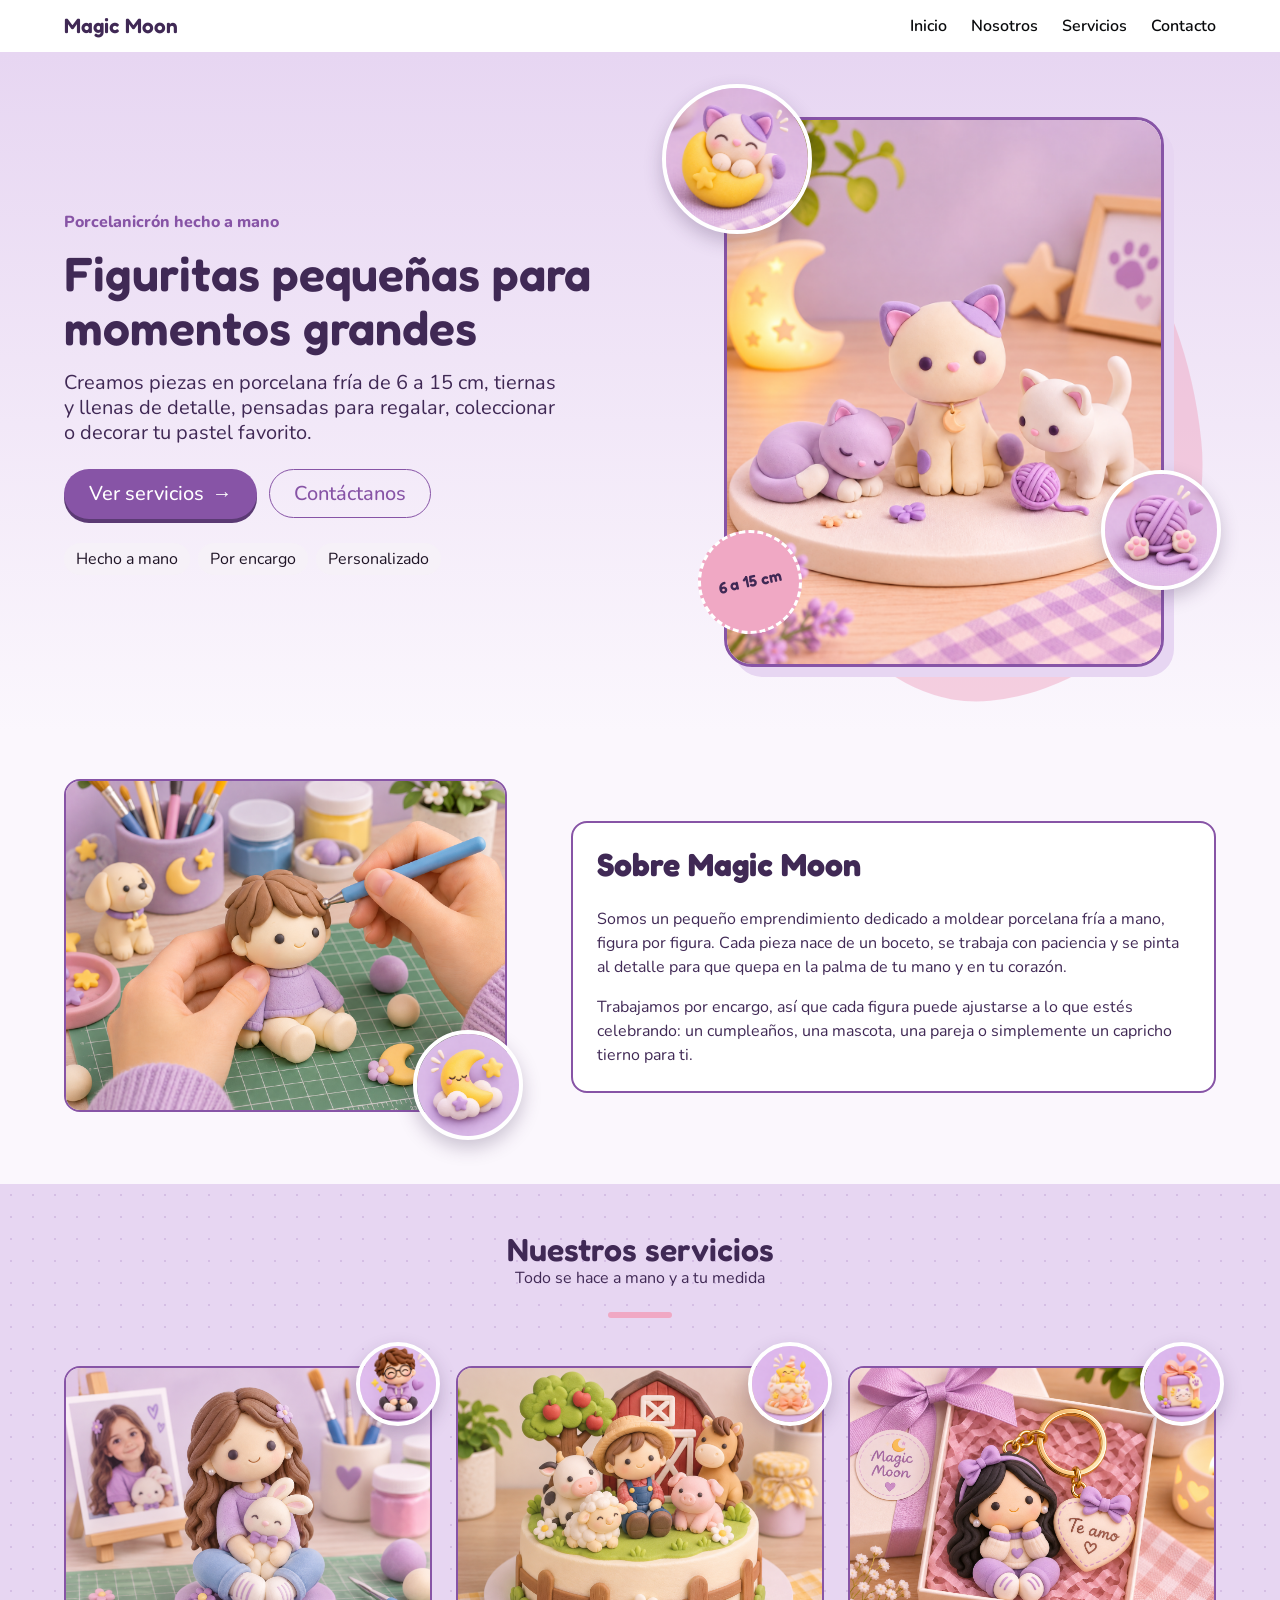
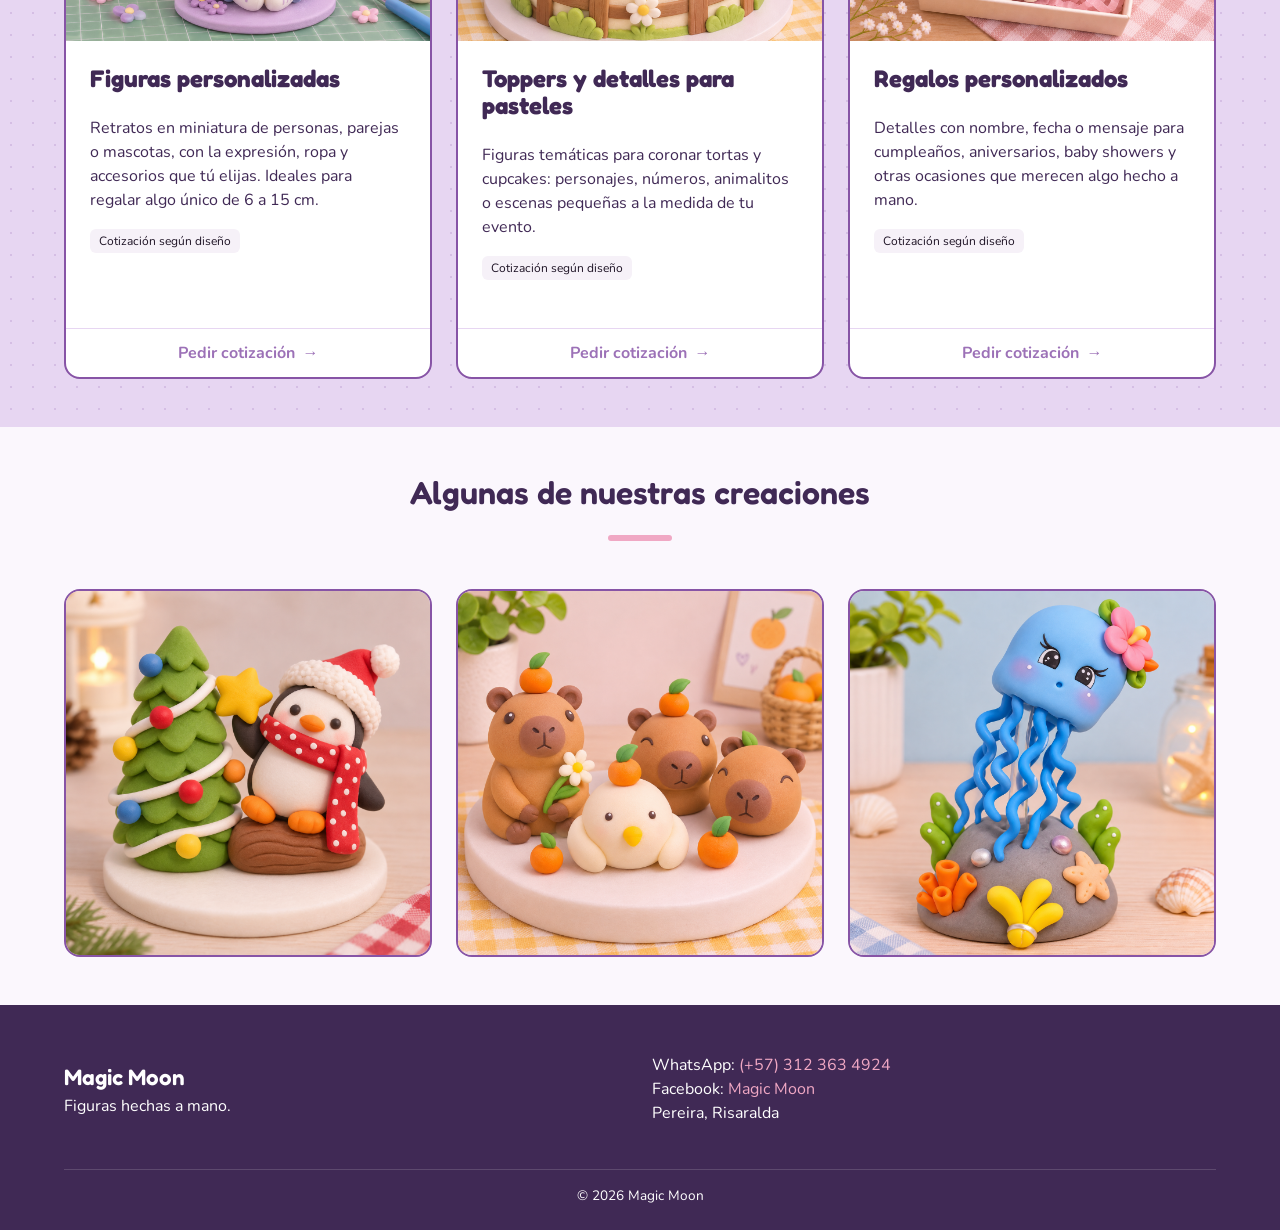
<file: index.html>
<!DOCTYPE html>
<html lang="es" data-theme="light">
<head>
  <meta charset="UTF-8">
  <meta name="viewport" content="width=device-width, initial-scale=1.0">
  <title>Magic Moon | Figuras en porcelanicrón</title>
  <link rel="icon" type="image/png" href="imagenes/iconoLuna.png">
  <link rel="preconnect" href="https://fonts.googleapis.com">
  <link href="https://fonts.googleapis.com/css2?family=Fredoka:wght@500;600;700&family=Nunito:wght@400;600;800&display=swap" rel="stylesheet">
  <link rel="stylesheet" href="bulma.min.css">
  <link rel="stylesheet" href="styles.css">
</head>
<body>

  <header>
    <nav class="navbar is-white" aria-label="Navegación principal">
      <div class="container">
        <div class="navbar-brand">
          <a class="navbar-item logo" href="#inicio">Magic Moon</a>
        </div>
        <div class="navbar-menu enlaces">
          <div class="navbar-end">
            <a class="navbar-item" href="#inicio">Inicio</a>
            <a class="navbar-item" href="#nosotros">Nosotros</a>
            <a class="navbar-item" href="#servicios">Servicios</a>
            <a class="navbar-item" href="#contacto">Contacto</a>
          </div>
        </div>
      </div>
    </nav>
  </header>

  <main>

    <!--  INICIO  -->
    <section id="inicio" class="hero portada">
      <div class="hero-body">
        <div class="container">
          <div class="columns is-vcentered is-variable is-8">

            <!-- Texto de la portada -->
            <div class="column is-6">
              <p class="antetitulo">Porcelanicrón hecho a mano</p>
              <h1 class="title is-1">Figuritas pequeñas para momentos grandes</h1>
              <p class="subtitle is-5 descripcion">
                Creamos piezas en porcelana fría de 6 a 15 cm, tiernas y llenas de detalle,
                pensadas para regalar, coleccionar o decorar tu pastel favorito.
              </p>

              <div class="buttons">
                <a href="#servicios" class="button is-primary is-medium is-rounded boton-flecha">Ver servicios</a>
                <a href="#contacto" class="button is-primary is-medium is-rounded is-outlined">Contáctanos</a>
              </div>

              <div class="tags">
                <span class="tag is-primary is-light is-medium is-rounded">Hecho a mano</span>
                <span class="tag is-primary is-light is-medium is-rounded">Por encargo</span>
                <span class="tag is-primary is-light is-medium is-rounded">Personalizado</span>
              </div>
            </div>

            <div class="column is-6">
              <div class="vitrina">
                <div class="vitrina-fondo"></div>

                <!--  IMAGENES  -->
                <figure class="image is-4by5 marco-portada">
                  <img src="imagenes/heroGatitos.png" alt="Figuritas de porcelana fría hechas a mano por Magic Moon">
                </figure>

                <img class="sticker sticker-1" src="imagenes/sticker1.png" alt="Sticker gatito">
                <img class="sticker sticker-2" src="imagenes/sticker2.png" alt="Sticker detalle">

                <span class="sello">6 a 15 cm</span>
              </div>
            </div>

          </div>
        </div>
      </div>
    </section>

    <!--  NOSOTROS  -->
    <section id="nosotros" class="section">
      <div class="container">
        <div class="columns is-vcentered is-variable is-8">

          <div class="column is-5">
            <div class="rodeado">
              <div class="card">
                <div class="card-image">
                  <!--  IMAGENES  -->
                  <figure class="image is-4by3">
                    <img src="imagenes/moldeado.png" alt="Manos moldeando una figura de porcelana fría" loading="lazy">
                  </figure>
                </div>
              </div>

              <img class="sticker sticker-nosotros" src="imagenes/sticker3.png" alt="Sticker de Luna" loading="lazy">
            </div>
          </div>

          <div class="column is-7">
            <div class="card">
              <div class="card-content content">
                <h2 class="title is-3">Sobre Magic Moon</h2>
                <p>
                  Somos un pequeño emprendimiento dedicado a moldear porcelana fría a mano,
                  figura por figura. Cada pieza nace de un boceto, se trabaja con paciencia
                  y se pinta al detalle para que quepa en la palma de tu mano y en tu corazón.
                </p>
                <p>
                  Trabajamos por encargo, así que cada figura puede ajustarse a lo que
                  estés celebrando: un cumpleaños, una mascota, una pareja o simplemente
                  un capricho tierno para ti.
                </p>
              </div>
            </div>
          </div>

        </div>
      </div>
    </section>

    <!--  SERVICIOS  -->
    <section id="servicios" class="section servicios">
      <div class="container">
        <h2 class="title is-3 has-text-centered">Nuestros servicios</h2>
        <p class="subtitle is-6 has-text-centered">Todo se hace a mano y a tu medida</p>
        <div class="separador"></div>

        <div class="columns">

          <!--  Servicio 1  -->
          <div class="column is-4">
            <article class="card tarjeta">
              <img class="sticker sticker-tarjeta" src="imagenes/sticker4.png" alt="Sticker Personalizado" loading="lazy">

              <div class="card-image">
                <figure class="image is-4by3">
                  <img src="imagenes/tarjetaPersonalizado.png" alt="Figura personalizada de una persona en porcelana fría" loading="lazy">
                </figure>
              </div>

              <div class="card-content content">
                <h3 class="title is-4">Figuras personalizadas</h3>
                <p>
                  Retratos en miniatura de personas, parejas o mascotas, con la
                  expresión, ropa y accesorios que tú elijas. Ideales para regalar
                  algo único de 6 a 15 cm.
                </p>
                <span class="tag is-primary is-light">Cotización según diseño</span>
              </div>
              <footer class="card-footer">
                <a href="https://wa.me/573123634924?text=Hola%2C%20me%20gustar%C3%ADa%20obtener%20m%C3%A1s%20informaci%C3%B3n." class="card-footer-item">Pedir cotización</a>
              </footer>
            </article>
          </div>

          <!--  Servicio 2  -->
          <div class="column is-4">
            <article class="card tarjeta">
              <img class="sticker sticker-tarjeta" src="imagenes/sticker5.png" alt="Sticker pastel" loading="lazy">

              <div class="card-image">
                <figure class="image is-4by3">
                  <img src="imagenes/tarjetaTortasYCupcakes.png" alt="Pastel decorado con figuras de porcelana fría" loading="lazy">
                </figure>
              </div>

              <div class="card-content content">
                <h3 class="title is-4">Toppers y detalles para pasteles</h3>
                <p>
                  Figuras temáticas para coronar tortas y cupcakes: personajes,
                  números, animalitos o escenas pequeñas a la medida de tu evento.
                </p>
                <span class="tag is-primary is-light">Cotización según diseño</span>
              </div>
              <footer class="card-footer">
                <a href="https://wa.me/573123634924?text=Hola%2C%20me%20gustar%C3%ADa%20obtener%20m%C3%A1s%20informaci%C3%B3n." class="card-footer-item">Pedir cotización</a>
              </footer>
            </article>
          </div>

          <!-- Servicio 3 -->
          <div class="column is-4">
            <article class="card tarjeta">
              <img class="sticker sticker-tarjeta" src="imagenes/sticker6.png" alt="Sticker regalo" loading="lazy">

              <div class="card-image">
                <figure class="image is-4by3">
                  <img src="imagenes/tarjetaRegalos.png" alt="Regalo personalizado en porcelana fría con nombre" loading="lazy">
                </figure>
              </div>

              <div class="card-content content">
                <h3 class="title is-4">Regalos personalizados</h3>
                <p>
                  Detalles con nombre, fecha o mensaje para cumpleaños, aniversarios,
                  baby showers y otras ocasiones que merecen algo hecho a mano.
                </p>
                <span class="tag is-primary is-light">Cotización según diseño</span>
              </div>
              <footer class="card-footer">
                <a href="https://wa.me/573123634924?text=Hola%2C%20me%20gustar%C3%ADa%20obtener%20m%C3%A1s%20informaci%C3%B3n." class="card-footer-item">Pedir cotización</a>
              </footer>
            </article>
          </div>

        </div>
      </div>
    </section>

    <!--  GALERÍA  -->
    <section id="galeria" class="section">
      <div class="container">
        <h2 class="title is-3 has-text-centered">Algunas de nuestras creaciones</h2>
        <div class="separador"></div>

        <div class="columns">

          <div class="column is-4">
            <article class="card tarjeta">
              <div class="card-image">
                <figure class="image is-1by1">
                  <img src="imagenes/tarjetaPinguino.png" alt="Figura personalizada de porcelana fría de Pingüino" loading="lazy">
                  <figcaption class="leyenda">Figuras personalizadas</figcaption>
                </figure>
              </div>
            </article>
          </div>

          <div class="column is-4">
            <article class="card tarjeta">
              <div class="card-image">
                <figure class="image is-1by1">
                  <img src="imagenes/tarjetaCapibaras.png" alt="Muñeco para pastel de Capibaras" loading="lazy">
                  <figcaption class="leyenda">Toppers para pasteles</figcaption>
                </figure>
              </div>
            </article>
          </div>

          <div class="column is-4">
            <article class="card tarjeta">
              <div class="card-image">
                <figure class="image is-1by1">
                  <img src="imagenes/tarjetaMedusa.png" alt="Figura de Medusa de Porcelana Fría" loading="lazy">
                  <figcaption class="leyenda">Regalos personalizados</figcaption>
                </figure>
              </div>
            </article>
          </div>

        </div>
      </div>
    </section>

  </main>

  <!--  PIE DE PÁGINA  -->
  <footer id="contacto" class="footer pie">
    <div class="container">
      <div class="columns is-vcentered">
        <div class="column">
          <p class="marca">Magic Moon</p>
          <p>Figuras hechas a mano.</p>
        </div>
        <div class="column">
          <p>WhatsApp: <a href="https://wa.me/573123634924?text=Hola%2C%20me%20gustar%C3%ADa%20obtener%20m%C3%A1s%20informaci%C3%B3n.">(+57) 312 363 4924</a></p>
          <p>Facebook: <a href="https://www.facebook.com/profile.php?id=61552052824122&locale=es_LA">Magic Moon</a></p>
          <p>Pereira, Risaralda</p>
        </div>
      </div>
      <p class="derechos has-text-centered">&copy; 2026 Magic Moon</p>
    </div>
  </footer>

</body>
</html>
</file>
<file: styles.css>
/* ---------- 1. Colores y tipografía de la marca ---------- */
:root {
  /* Color principal de Bulma (el morado #8654A6 expresado en HSL) */
  --bulma-primary-h: 277deg;
  --bulma-primary-s: 33%;
  --bulma-primary-l: 49%;

  /* Enlaces del mismo morado */
  --bulma-link-h: 277deg;
  --bulma-link-s: 33%;
  --bulma-link-l: 49%;

  /* Fuente de todo el sitio */
  --bulma-family-primary: 'Nunito', sans-serif;

  /* Fondo y color del texto */
  --bulma-body-background-color: #FBF7FD;
  --bulma-text: #402955;
  --bulma-title-color: #402955;

  /* Colores propios */
  --morado-oscuro: #402955;
  --morado-sombra: #5B3A74;
  --lila: #E7D6F2;
  --rosa: #F0A8C4;
}

/* Fuente y color de los títulos */
.title,
.logo,
.marca,
.sello,
.leyenda {
  font-family: 'Fredoka', sans-serif;
  font-weight: 600;
}

.title,
.content h2,
.content h3 { color: var(--morado-oscuro); }

/* ---------- 2. Encabezado ---------- */
header { position: sticky; top: 0; z-index: 30; }

.navbar { border-bottom: 1px solid var(--lila); }

.logo { font-size: 1.3rem; color: var(--morado-oscuro); }

.enlaces {
  display: flex;
  flex-grow: 1;
  padding: 0;
  box-shadow: none;
}

.navbar-end { display: flex; flex-wrap: wrap; }

.navbar-item { font-weight: 600; }

/* Hover del menú, una rayita rosa crece debajo del enlace */
.enlaces a.navbar-item {
  background-image: linear-gradient(var(--rosa), var(--rosa));
  background-repeat: no-repeat;
  background-position: center 78%;
  background-size: 0 3px;
  transition: background-size 0.25s ease, color 0.25s ease;
}

.enlaces a.navbar-item:hover {
  background-color: transparent;
  background-size: 60% 3px;
  color: var(--bulma-primary);
}

/* ---------- 3. Botones y etiquetas con efecto al pasar el cursor ---------- */
.button { transition: transform 0.2s ease, box-shadow 0.2s ease, background-color 0.2s ease; }

.button.is-primary:not(.is-outlined) {
  color: white;
  box-shadow: 0 4px 0 var(--morado-sombra);
}

.button.is-primary:hover { transform: translateY(-3px); }

.button.is-primary:not(.is-outlined):hover { box-shadow: 0 7px 0 var(--morado-sombra); }

.button.is-primary.is-outlined:hover { color: white; }

.button.is-primary:active {
  transform: translateY(2px);
  box-shadow: 0 1px 0 var(--morado-sombra);
}

.button:focus-visible { outline: 3px solid var(--rosa); outline-offset: 3px; }

.boton-flecha::after {
  content: "→";
  margin-left: 0.5rem;
  transition: transform 0.2s ease;
}

.boton-flecha:hover::after { transform: translateX(5px); }

/* Etiquetas que "saltan" al pasar el cursor */
.tags .tag { transition: transform 0.2s ease, background-color 0.2s ease; }

.tags .tag:hover {
  transform: translateY(-3px) rotate(-3deg);
  background-color: var(--rosa);
}

/* ---------- 4. Inicio ---------- */
.portada {
  background: linear-gradient(180deg, var(--lila) 0%, var(--bulma-body-background-color) 100%);
  overflow: hidden; /* evita que los stickers generen scroll horizontal */
}

.portada .hero-body { padding-block: 4rem; }

.antetitulo {
  color: var(--bulma-primary);
  font-weight: 800;
  margin-bottom: 0.75rem;
}

.descripcion { max-width: 42ch; margin: 1rem 0 0; }

.portada .buttons,
.portada .tags { margin-top: 1.5rem; }

.vitrina {
  position: relative;
  max-width: 440px;
  margin-inline: auto;
}

/* Mancha rosada detrás de la foto */
.vitrina-fondo {
  position: absolute;
  inset: 8% -8% -6% 10%;
  background: var(--rosa);
  opacity: 0.5;
  border-radius: 58% 42% 55% 45% / 48% 56% 44% 52%;
  transform: rotate(-6deg);
}

.marco-portada {
  position: relative;
  border: 3px solid var(--bulma-primary);
  border-radius: 28px;
  overflow: hidden;
  background: white;
  box-shadow: 10px 10px 0 var(--lila);
  transition: transform 0.4s ease;
}

.marco-portada:hover { transform: rotate(1.5deg) scale(1.02); }

/* Sello redondo de texto */
.sello {
  position: absolute;
  z-index: 2;
  left: -6%;
  bottom: 6%;
  width: 104px;
  height: 104px;
  display: flex;
  align-items: center;
  justify-content: center;
  text-align: center;
  line-height: 1.1;
  color: var(--morado-oscuro);
  background: var(--rosa);
  border: 3px dashed white;
  border-radius: 50%;
  transform: rotate(-12deg);
}

/* ---------- 5. Stickers ---------- */
.sticker {
  position: absolute;
  z-index: 2;
  width: 150px;
  height: 150px;
  object-fit: cover;
  background: var(--lila);
  border: 4px solid white;
  border-radius: 50%;
  box-shadow: 0 8px 18px rgba(64, 41, 85, 0.25);
}

.sticker-1 { top: -6%; left: -14%; animation: flotar 5s ease-in-out infinite; }

.sticker-2 {
  bottom: 14%;
  right: -13%;
  width: 120px;
  height: 120px;
  animation: flotar 6s ease-in-out -2s infinite;
}

@keyframes flotar {
  0%, 100% { transform: translateY(0) rotate(-4deg); }
  50%      { transform: translateY(-10px) rotate(4deg); }
}

/* ---------- 6. Tarjetas (marcos de textos e imágenes) ---------- */
.card {
  position: relative;
  display: flex;
  flex-direction: column;
  height: 100%;
  border: 2px solid var(--bulma-primary);
  border-radius: 16px;
  box-shadow: none;
}

.card-content { flex-grow: 1; }

/* Las imágenes llenan su recuadro sin deformarse y respetan las esquinas */
.card-image { overflow: hidden; border-radius: 14px; }
.card-image:not(:last-child) { border-radius: 14px 14px 0 0; }
.card .card-image img { border-radius: 0; object-fit: cover; }

.card-footer {
  border-top: 1px solid var(--lila);
  border-radius: 0 0 14px 14px;
  overflow: hidden;
}

.card-footer-item { font-weight: 700; transition: background-color 0.2s ease; }

.card-footer-item::after {
  content: "→";
  margin-left: 0.5rem;
  transition: transform 0.2s ease;
}

.card-footer-item:hover { background-color: var(--lila); }
.card-footer-item:hover::after { transform: translateX(5px); }

/* Tarjetas que reaccionan, suben, se inclinan y muestran una sombra rosa */
.tarjeta {
  transition: transform 0.3s cubic-bezier(0.34, 1.56, 0.64, 1), box-shadow 0.3s ease, border-color 0.3s ease;
}

.tarjeta:hover,
.tarjeta:focus-within {
  transform: translateY(-8px) rotate(-0.8deg);
  box-shadow: 8px 8px 0 var(--rosa);
  border-color: var(--morado-oscuro);
}

.tarjeta .card-image img { transition: transform 0.6s ease; }
.tarjeta:hover .card-image img { transform: scale(1.08); }

/* Sticker en la esquina de cada tarjeta de servicio */
.sticker-tarjeta {
  top: -26px;
  right: -10px;
  width: 84px;
  height: 84px;
  z-index: 3;
  transition: transform 0.3s ease;
}

.tarjeta:hover .sticker-tarjeta { transform: rotate(14deg) scale(1.12); }

/* Nombre que sube sobre la foto en la galería */
.leyenda {
  position: absolute;
  left: 0;
  right: 0;
  bottom: 0;
  padding: 2rem 1rem 1rem;
  text-align: center;
  color: white;
  background: linear-gradient(transparent, rgba(64, 41, 85, 0.85));
  transform: translateY(100%);
  transition: transform 0.35s ease;
}

.tarjeta:hover .leyenda,
.tarjeta:focus-within .leyenda { transform: translateY(0); }

/* En pantallas táctiles sin cursor el nombre se ve siempre */
@media (hover: none) {
  .leyenda { transform: none; }
}

/* ---------- 7. Nosotros ---------- */
.rodeado { position: relative; }

.sticker-nosotros {
  right: -16px;
  bottom: -28px;
  width: 110px;
  height: 110px;
}

/* ---------- 8. Servicios y galería ---------- */
.servicios {
  background-color: var(--lila);
  background-image: radial-gradient(rgba(134, 84, 166, 0.18) 1.5px, transparent 1.5px);
  background-size: 22px 22px;
}

.servicios .card { background: white; }

/* Rayita rosa debajo de los títulos de sección */
.separador {
  width: 64px;
  height: 6px;
  margin: 1rem auto 3rem;
  background: var(--rosa);
  border-radius: 99px;
}

/* ---------- 9. Pie de página ---------- */
.pie {
  background: var(--morado-oscuro);
  color: white;
  padding: 3rem 1.5rem 1.5rem;
}

.pie a { color: var(--rosa); transition: color 0.2s ease; }
.pie a:hover { color: white; }

.marca { font-size: 1.4rem; }

.derechos {
  margin-top: 2rem;
  padding-top: 1rem;
  font-size: 0.85rem;
  border-top: 1px solid rgba(255, 255, 255, 0.15);
}

/* ---------- 10. Pantallas pequeñas ---------- */
@media (max-width: 768px) {
  .navbar > .container { flex-direction: column; align-items: center; padding-bottom: 0.5rem; }
  .navbar-brand { width: 100%; justify-content: center; }
  .enlaces,
  .navbar-end { justify-content: center; }

  /* Menos espacio entre columnas en celular (evita desbordar la pantalla) */
  .columns.is-variable.is-8 { --bulma-column-gap: 1.5rem; }

  .portada .hero-body { padding-block: 2.5rem; }
  .vitrina { max-width: 320px; margin-top: 2rem; }
  .sticker-1 { width: 100px; height: 100px; left: -8%; }
  .sticker-2 { width: 84px; height: 84px; right: -6%; }
  .sello { width: 80px; height: 80px; font-size: 0.85rem; left: -4%; }

  .pie .column { text-align: center; }
}
</file>
